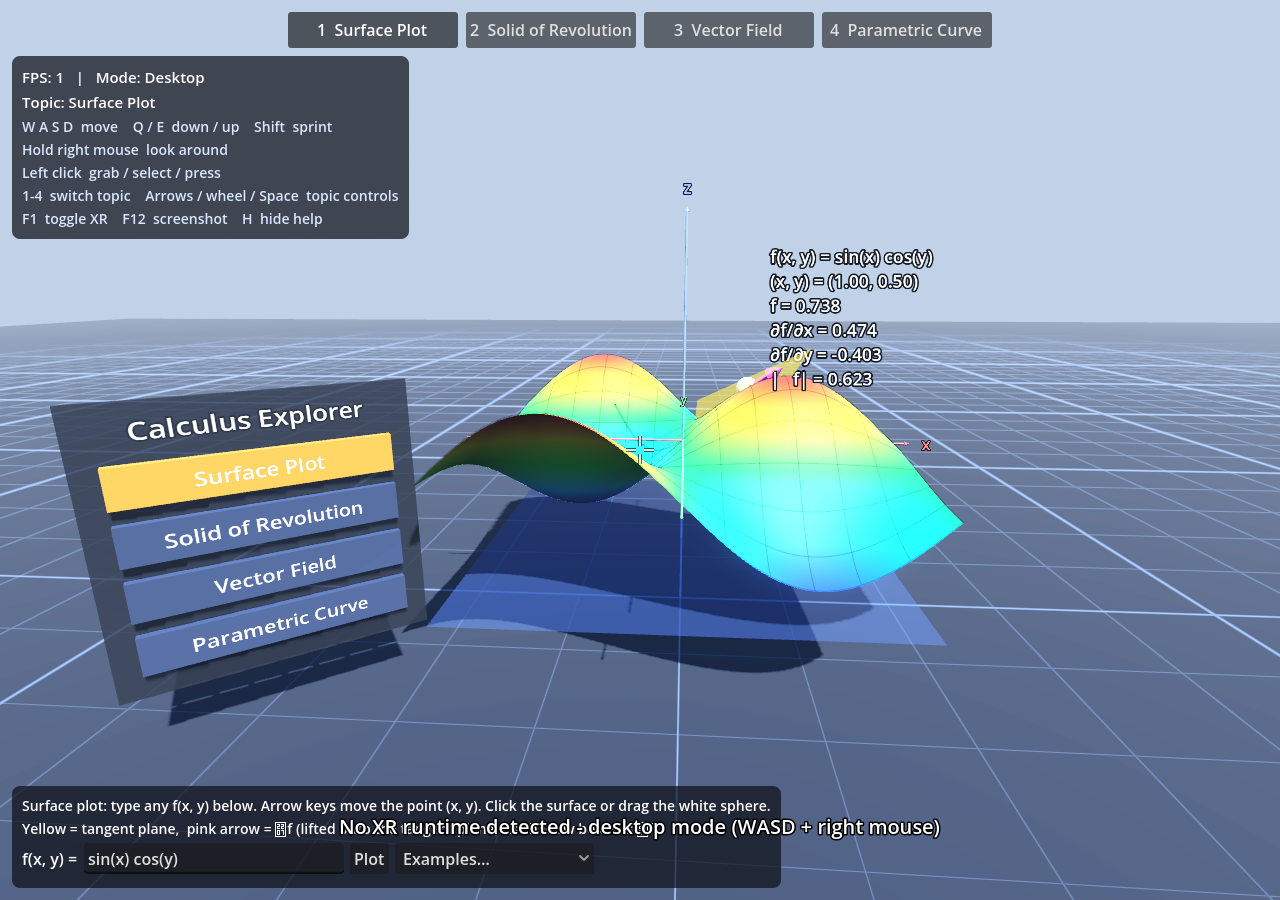
<file: apps/calcvr/index.html>
<!DOCTYPE html>
<html lang="en">
	<head>
		<meta charset="utf-8">
		<meta name="viewport" content="width=device-width, user-scalable=no, initial-scale=1.0">
		<title>calcvr</title>
		<style>
html, body, #canvas {
	margin: 0;
	padding: 0;
	border: 0;
}

body {
	color: white;
	background-color: black;
	overflow: hidden;
	touch-action: none;
}

#canvas {
	display: block;
}

#canvas:focus {
	outline: none;
}

#status, #status-splash, #status-progress {
	position: absolute;
	left: 0;
	right: 0;
}

#status, #status-splash {
	top: 0;
	bottom: 0;
}

#status {
	background-color: #242424;
	display: flex;
	flex-direction: column;
	justify-content: center;
	align-items: center;
	visibility: hidden;
}

#status-splash {
	max-height: 100%;
	max-width: 100%;
	margin: auto;
}

#status-splash.show-image--false {
	display: none;
}

#status-splash.fullsize--true {
	height: 100%;
	width: 100%;
	object-fit: contain;
}

#status-splash.use-filter--false {
	image-rendering: pixelated;
}

#status-progress, #status-notice {
	display: none;
}

#status-progress {
	bottom: 10%;
	width: 50%;
	margin: 0 auto;
}

#status-notice {
	background-color: #5b3943;
	border-radius: 0.5rem;
	border: 1px solid #9b3943;
	color: #e0e0e0;
	font-family: 'Noto Sans', 'Droid Sans', Arial, sans-serif;
	line-height: 1.3;
	margin: 0 2rem;
	overflow: hidden;
	padding: 1rem;
	text-align: center;
	z-index: 1;
}
		</style>
		<link id="-gd-engine-icon" rel="icon" type="image/png" href="index.icon.png" />
<link rel="apple-touch-icon" href="index.apple-touch-icon.png"/>

	</head>
	<body>
		<canvas id="canvas">
			Your browser does not support the canvas tag.
		</canvas>

		<noscript>
			Your browser does not support JavaScript.
		</noscript>

		<div id="status">
			<img id="status-splash" class="show-image--true fullsize--true use-filter--true" src="index.png" alt="">
			<progress id="status-progress"></progress>
			<div id="status-notice"></div>
		</div>

		<script src="index.js"></script>
		<script>
const GODOT_CONFIG = {"args":[],"canvasResizePolicy":2,"emscriptenPoolSize":8,"ensureCrossOriginIsolationHeaders":true,"executable":"index","experimentalVK":false,"fileSizes":{"index.pck":38797876,"index.wasm":39514754},"focusCanvas":true,"gdextensionLibs":[],"godotPoolSize":4};
const GODOT_THREADS_ENABLED = false;
const engine = new Engine(GODOT_CONFIG);

(function () {
	const statusOverlay = document.getElementById('status');
	const statusProgress = document.getElementById('status-progress');
	const statusNotice = document.getElementById('status-notice');

	let initializing = true;
	let statusMode = '';

	function setStatusMode(mode) {
		if (statusMode === mode || !initializing) {
			return;
		}
		if (mode === 'hidden') {
			statusOverlay.remove();
			initializing = false;
			return;
		}
		statusOverlay.style.visibility = 'visible';
		statusProgress.style.display = mode === 'progress' ? 'block' : 'none';
		statusNotice.style.display = mode === 'notice' ? 'block' : 'none';
		statusMode = mode;
	}

	function setStatusNotice(text) {
		while (statusNotice.lastChild) {
			statusNotice.removeChild(statusNotice.lastChild);
		}
		const lines = text.split('\n');
		lines.forEach((line) => {
			statusNotice.appendChild(document.createTextNode(line));
			statusNotice.appendChild(document.createElement('br'));
		});
	}

	function displayFailureNotice(err) {
		console.error(err);
		if (err instanceof Error) {
			setStatusNotice(err.message);
		} else if (typeof err === 'string') {
			setStatusNotice(err);
		} else {
			setStatusNotice('An unknown error occurred.');
		}
		setStatusMode('notice');
		initializing = false;
	}

	const missing = Engine.getMissingFeatures({
		threads: GODOT_THREADS_ENABLED,
	});

	if (missing.length !== 0) {
		if (GODOT_CONFIG['serviceWorker'] && GODOT_CONFIG['ensureCrossOriginIsolationHeaders'] && 'serviceWorker' in navigator) {
			let serviceWorkerRegistrationPromise;
			try {
				serviceWorkerRegistrationPromise = navigator.serviceWorker.getRegistration();
			} catch (err) {
				serviceWorkerRegistrationPromise = Promise.reject(new Error('Service worker registration failed.'));
			}
			// There's a chance that installing the service worker would fix the issue
			Promise.race([
				serviceWorkerRegistrationPromise.then((registration) => {
					if (registration != null) {
						return Promise.reject(new Error('Service worker already exists.'));
					}
					return registration;
				}).then(() => engine.installServiceWorker()),
				// For some reason, `getRegistration()` can stall
				new Promise((resolve) => {
					setTimeout(() => resolve(), 2000);
				}),
			]).then(() => {
				// Reload if there was no error.
				window.location.reload();
			}).catch((err) => {
				console.error('Error while registering service worker:', err);
			});
		} else {
			// Display the message as usual
			const missingMsg = 'Error\nThe following features required to run Godot projects on the Web are missing:\n';
			displayFailureNotice(missingMsg + missing.join('\n'));
		}
	} else {
		setStatusMode('progress');
		engine.startGame({
			'onProgress': function (current, total) {
				if (current > 0 && total > 0) {
					statusProgress.value = current;
					statusProgress.max = total;
				} else {
					statusProgress.removeAttribute('value');
					statusProgress.removeAttribute('max');
				}
			},
		}).then(() => {
			setStatusMode('hidden');
		}, displayFailureNotice);
	}
}());
		</script>
	</body>
</html>
</file>
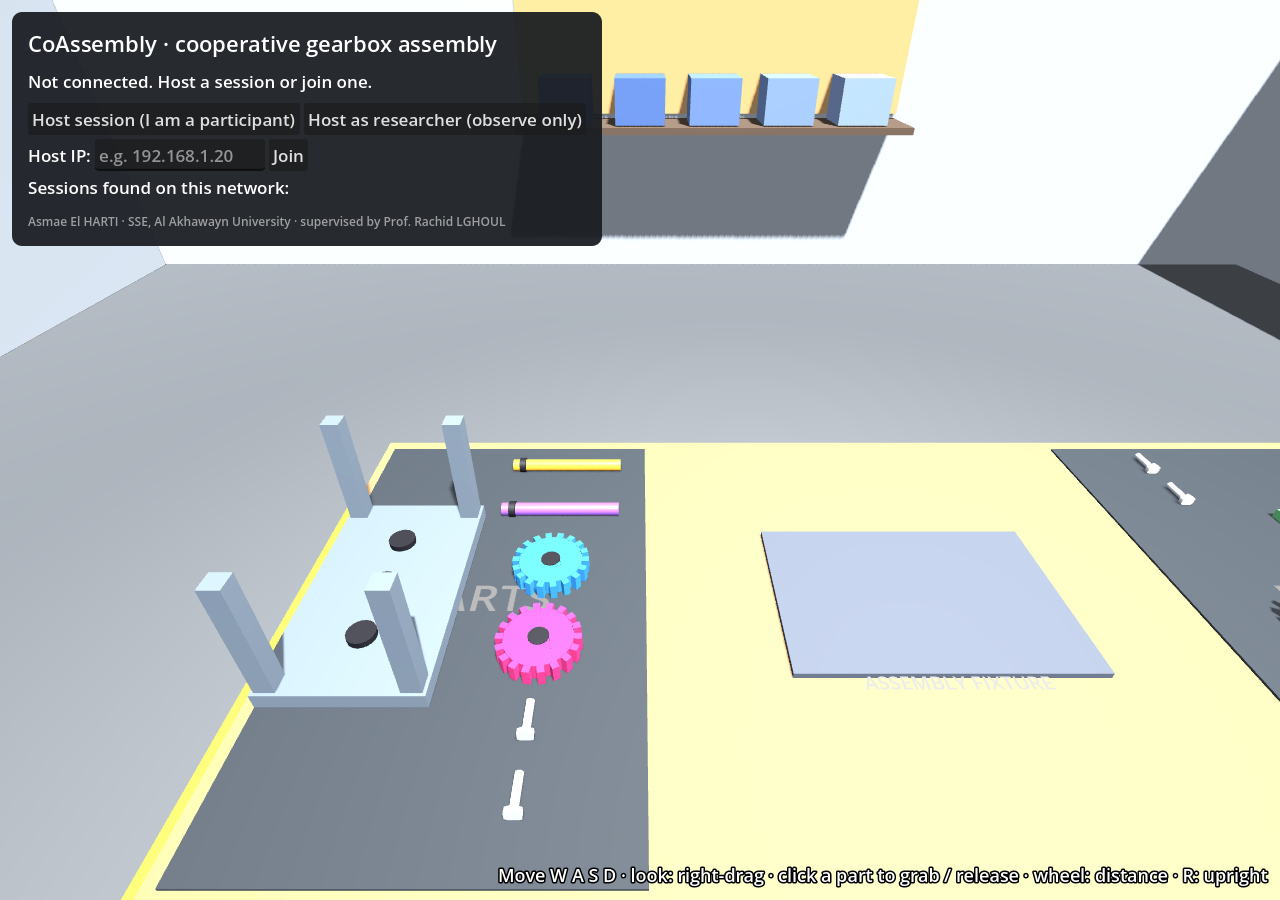
<file: apps/coassembly/index.html>
<!DOCTYPE html>
<html lang="en">
	<head>
		<meta charset="utf-8">
		<meta name="viewport" content="width=device-width, user-scalable=no, initial-scale=1.0">
		<title>CoAssembly</title>
		<style>
html, body, #canvas {
	margin: 0;
	padding: 0;
	border: 0;
}

body {
	color: white;
	background-color: black;
	overflow: hidden;
	touch-action: none;
}

#canvas {
	display: block;
}

#canvas:focus {
	outline: none;
}

#status, #status-splash, #status-progress {
	position: absolute;
	left: 0;
	right: 0;
}

#status, #status-splash {
	top: 0;
	bottom: 0;
}

#status {
	background-color: #242424;
	display: flex;
	flex-direction: column;
	justify-content: center;
	align-items: center;
	visibility: hidden;
}

#status-splash {
	max-height: 100%;
	max-width: 100%;
	margin: auto;
}

#status-splash.show-image--false {
	display: none;
}

#status-splash.fullsize--true {
	height: 100%;
	width: 100%;
	object-fit: contain;
}

#status-splash.use-filter--false {
	image-rendering: pixelated;
}

#status-progress, #status-notice {
	display: none;
}

#status-progress {
	bottom: 10%;
	width: 50%;
	margin: 0 auto;
}

#status-notice {
	background-color: #5b3943;
	border-radius: 0.5rem;
	border: 1px solid #9b3943;
	color: #e0e0e0;
	font-family: 'Noto Sans', 'Droid Sans', Arial, sans-serif;
	line-height: 1.3;
	margin: 0 2rem;
	overflow: hidden;
	padding: 1rem;
	text-align: center;
	z-index: 1;
}
		</style>
		<link id="-gd-engine-icon" rel="icon" type="image/png" href="index.icon.png" />
<link rel="apple-touch-icon" href="index.apple-touch-icon.png"/>

	</head>
	<body>
		<canvas id="canvas">
			Your browser does not support the canvas tag.
		</canvas>

		<noscript>
			Your browser does not support JavaScript.
		</noscript>

		<div id="status">
			<img id="status-splash" class="show-image--true fullsize--true use-filter--true" src="index.png" alt="">
			<progress id="status-progress"></progress>
			<div id="status-notice"></div>
		</div>

		<script src="index.js"></script>
		<script>
const GODOT_CONFIG = {"args":[],"canvasResizePolicy":2,"emscriptenPoolSize":8,"ensureCrossOriginIsolationHeaders":true,"executable":"index","experimentalVK":false,"fileSizes":{"index.pck":38794816,"index.wasm":39514754},"focusCanvas":true,"gdextensionLibs":[],"godotPoolSize":4};
const GODOT_THREADS_ENABLED = false;
const engine = new Engine(GODOT_CONFIG);

(function () {
	const statusOverlay = document.getElementById('status');
	const statusProgress = document.getElementById('status-progress');
	const statusNotice = document.getElementById('status-notice');

	let initializing = true;
	let statusMode = '';

	function setStatusMode(mode) {
		if (statusMode === mode || !initializing) {
			return;
		}
		if (mode === 'hidden') {
			statusOverlay.remove();
			initializing = false;
			return;
		}
		statusOverlay.style.visibility = 'visible';
		statusProgress.style.display = mode === 'progress' ? 'block' : 'none';
		statusNotice.style.display = mode === 'notice' ? 'block' : 'none';
		statusMode = mode;
	}

	function setStatusNotice(text) {
		while (statusNotice.lastChild) {
			statusNotice.removeChild(statusNotice.lastChild);
		}
		const lines = text.split('\n');
		lines.forEach((line) => {
			statusNotice.appendChild(document.createTextNode(line));
			statusNotice.appendChild(document.createElement('br'));
		});
	}

	function displayFailureNotice(err) {
		console.error(err);
		if (err instanceof Error) {
			setStatusNotice(err.message);
		} else if (typeof err === 'string') {
			setStatusNotice(err);
		} else {
			setStatusNotice('An unknown error occurred.');
		}
		setStatusMode('notice');
		initializing = false;
	}

	const missing = Engine.getMissingFeatures({
		threads: GODOT_THREADS_ENABLED,
	});

	if (missing.length !== 0) {
		if (GODOT_CONFIG['serviceWorker'] && GODOT_CONFIG['ensureCrossOriginIsolationHeaders'] && 'serviceWorker' in navigator) {
			let serviceWorkerRegistrationPromise;
			try {
				serviceWorkerRegistrationPromise = navigator.serviceWorker.getRegistration();
			} catch (err) {
				serviceWorkerRegistrationPromise = Promise.reject(new Error('Service worker registration failed.'));
			}
			// There's a chance that installing the service worker would fix the issue
			Promise.race([
				serviceWorkerRegistrationPromise.then((registration) => {
					if (registration != null) {
						return Promise.reject(new Error('Service worker already exists.'));
					}
					return registration;
				}).then(() => engine.installServiceWorker()),
				// For some reason, `getRegistration()` can stall
				new Promise((resolve) => {
					setTimeout(() => resolve(), 2000);
				}),
			]).then(() => {
				// Reload if there was no error.
				window.location.reload();
			}).catch((err) => {
				console.error('Error while registering service worker:', err);
			});
		} else {
			// Display the message as usual
			const missingMsg = 'Error\nThe following features required to run Godot projects on the Web are missing:\n';
			displayFailureNotice(missingMsg + missing.join('\n'));
		}
	} else {
		setStatusMode('progress');
		engine.startGame({
			'onProgress': function (current, total) {
				if (current > 0 && total > 0) {
					statusProgress.value = current;
					statusProgress.max = total;
				} else {
					statusProgress.removeAttribute('value');
					statusProgress.removeAttribute('max');
				}
			},
		}).then(() => {
			setStatusMode('hidden');
		}, displayFailureNotice);
	}
}());
		</script>
	</body>
</html>
</file>
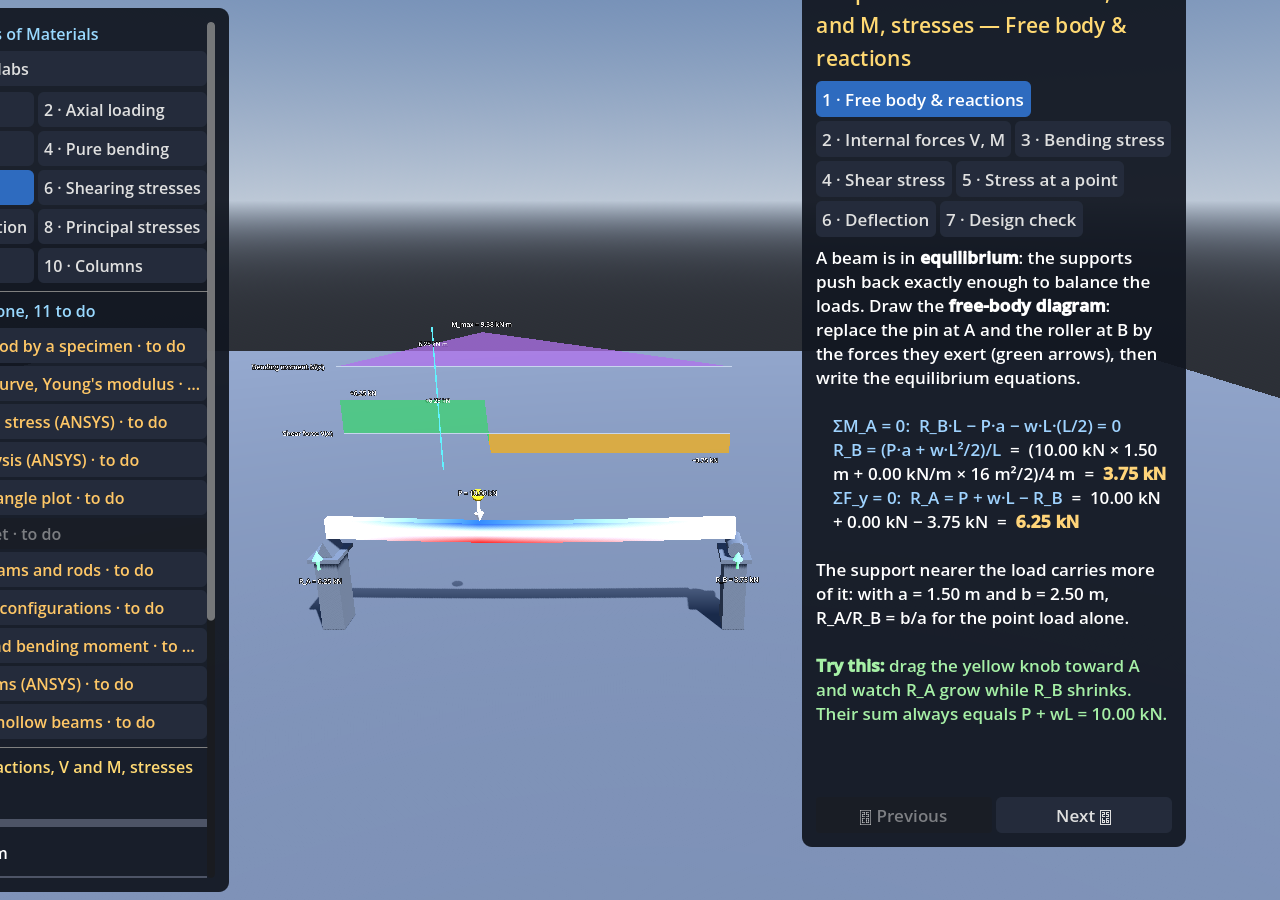
<file: apps/mmlabvr/index.html>
<!DOCTYPE html>
<html lang="en">
	<head>
		<meta charset="utf-8">
		<meta name="viewport" content="width=device-width, user-scalable=no, initial-scale=1.0">
		<title>MMLabVR</title>
		<style>
html, body, #canvas {
	margin: 0;
	padding: 0;
	border: 0;
}

body {
	color: white;
	background-color: black;
	overflow: hidden;
	touch-action: none;
}

#canvas {
	display: block;
}

#canvas:focus {
	outline: none;
}

#status, #status-splash, #status-progress {
	position: absolute;
	left: 0;
	right: 0;
}

#status, #status-splash {
	top: 0;
	bottom: 0;
}

#status {
	background-color: #242424;
	display: flex;
	flex-direction: column;
	justify-content: center;
	align-items: center;
	visibility: hidden;
}

#status-splash {
	max-height: 100%;
	max-width: 100%;
	margin: auto;
}

#status-splash.show-image--false {
	display: none;
}

#status-splash.fullsize--true {
	height: 100%;
	width: 100%;
	object-fit: contain;
}

#status-splash.use-filter--false {
	image-rendering: pixelated;
}

#status-progress, #status-notice {
	display: none;
}

#status-progress {
	bottom: 10%;
	width: 50%;
	margin: 0 auto;
}

#status-notice {
	background-color: #5b3943;
	border-radius: 0.5rem;
	border: 1px solid #9b3943;
	color: #e0e0e0;
	font-family: 'Noto Sans', 'Droid Sans', Arial, sans-serif;
	line-height: 1.3;
	margin: 0 2rem;
	overflow: hidden;
	padding: 1rem;
	text-align: center;
	z-index: 1;
}
		</style>
		<link id="-gd-engine-icon" rel="icon" type="image/png" href="index.icon.png" />
<link rel="apple-touch-icon" href="index.apple-touch-icon.png"/>

	</head>
	<body>
		<canvas id="canvas">
			Your browser does not support the canvas tag.
		</canvas>

		<noscript>
			Your browser does not support JavaScript.
		</noscript>

		<div id="status">
			<img id="status-splash" class="show-image--true fullsize--true use-filter--true" src="index.png" alt="">
			<progress id="status-progress"></progress>
			<div id="status-notice"></div>
		</div>

		<script src="index.js"></script>
		<script>
const GODOT_CONFIG = {"args":[],"canvasResizePolicy":2,"emscriptenPoolSize":8,"ensureCrossOriginIsolationHeaders":true,"executable":"index","experimentalVK":false,"fileSizes":{"index.pck":39139756,"index.wasm":39514754},"focusCanvas":true,"gdextensionLibs":[],"godotPoolSize":4};
const GODOT_THREADS_ENABLED = false;
const engine = new Engine(GODOT_CONFIG);

(function () {
	const statusOverlay = document.getElementById('status');
	const statusProgress = document.getElementById('status-progress');
	const statusNotice = document.getElementById('status-notice');

	let initializing = true;
	let statusMode = '';

	function setStatusMode(mode) {
		if (statusMode === mode || !initializing) {
			return;
		}
		if (mode === 'hidden') {
			statusOverlay.remove();
			initializing = false;
			return;
		}
		statusOverlay.style.visibility = 'visible';
		statusProgress.style.display = mode === 'progress' ? 'block' : 'none';
		statusNotice.style.display = mode === 'notice' ? 'block' : 'none';
		statusMode = mode;
	}

	function setStatusNotice(text) {
		while (statusNotice.lastChild) {
			statusNotice.removeChild(statusNotice.lastChild);
		}
		const lines = text.split('\n');
		lines.forEach((line) => {
			statusNotice.appendChild(document.createTextNode(line));
			statusNotice.appendChild(document.createElement('br'));
		});
	}

	function displayFailureNotice(err) {
		console.error(err);
		if (err instanceof Error) {
			setStatusNotice(err.message);
		} else if (typeof err === 'string') {
			setStatusNotice(err);
		} else {
			setStatusNotice('An unknown error occurred.');
		}
		setStatusMode('notice');
		initializing = false;
	}

	const missing = Engine.getMissingFeatures({
		threads: GODOT_THREADS_ENABLED,
	});

	if (missing.length !== 0) {
		if (GODOT_CONFIG['serviceWorker'] && GODOT_CONFIG['ensureCrossOriginIsolationHeaders'] && 'serviceWorker' in navigator) {
			let serviceWorkerRegistrationPromise;
			try {
				serviceWorkerRegistrationPromise = navigator.serviceWorker.getRegistration();
			} catch (err) {
				serviceWorkerRegistrationPromise = Promise.reject(new Error('Service worker registration failed.'));
			}
			// There's a chance that installing the service worker would fix the issue
			Promise.race([
				serviceWorkerRegistrationPromise.then((registration) => {
					if (registration != null) {
						return Promise.reject(new Error('Service worker already exists.'));
					}
					return registration;
				}).then(() => engine.installServiceWorker()),
				// For some reason, `getRegistration()` can stall
				new Promise((resolve) => {
					setTimeout(() => resolve(), 2000);
				}),
			]).then(() => {
				// Reload if there was no error.
				window.location.reload();
			}).catch((err) => {
				console.error('Error while registering service worker:', err);
			});
		} else {
			// Display the message as usual
			const missingMsg = 'Error\nThe following features required to run Godot projects on the Web are missing:\n';
			displayFailureNotice(missingMsg + missing.join('\n'));
		}
	} else {
		setStatusMode('progress');
		engine.startGame({
			'onProgress': function (current, total) {
				if (current > 0 && total > 0) {
					statusProgress.value = current;
					statusProgress.max = total;
				} else {
					statusProgress.removeAttribute('value');
					statusProgress.removeAttribute('max');
				}
			},
		}).then(() => {
			setStatusMode('hidden');
		}, displayFailureNotice);
	}
}());
		</script>
	</body>
</html>
</file>
